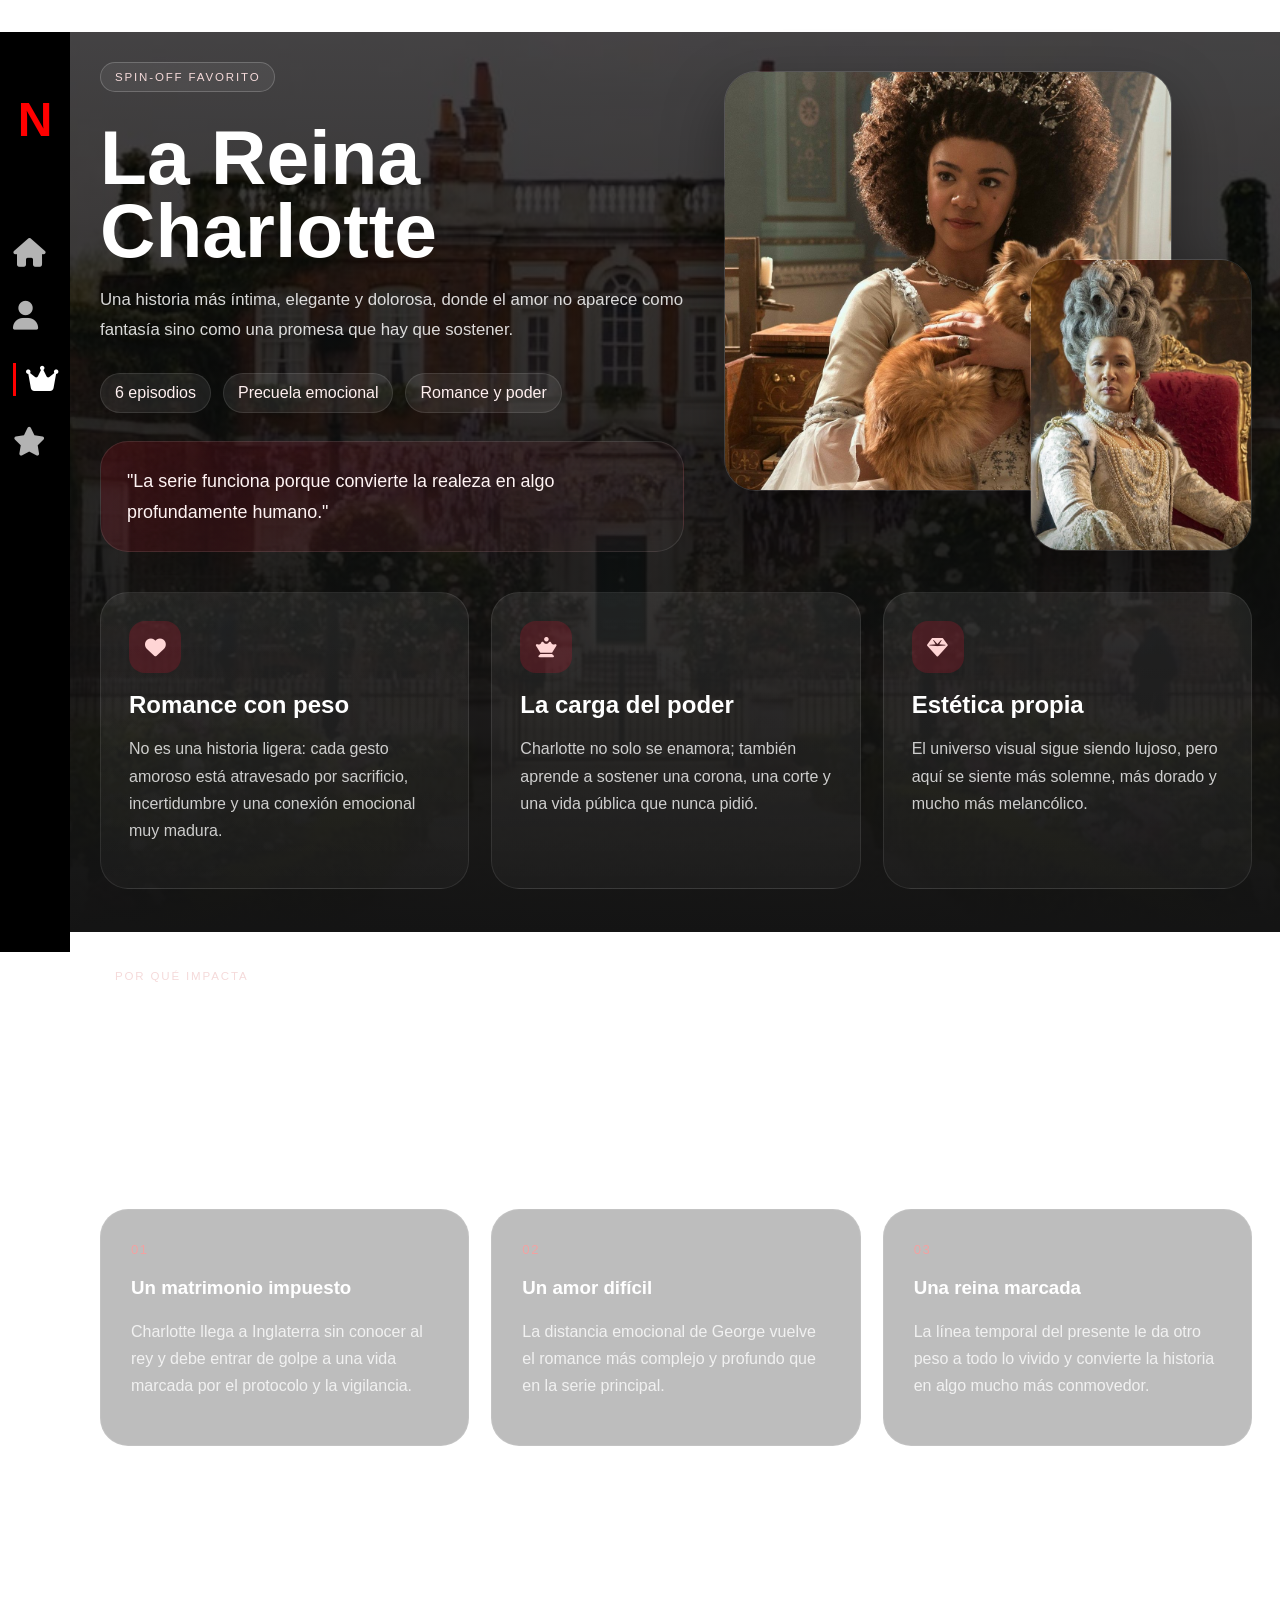
<file: La reina charlotte.html>
<!DOCTYPE html>
<html lang="en">
<head>
    <meta charset="UTF-8">
    <meta name="viewport" content="width=device-width, initial-scale=1.0">
    <title>Bridgerton</title>
    <link rel="stylesheet" href="style.css">
    <link href="https://cdnjs.cloudflare.com/ajax/libs/font-awesome/6.5.0/css/all.min.css" rel="stylesheet">
</head>

<body>

<div class="page-transition" aria-hidden="true"></div>

<div class="sidebar">
    <h2 class="logo">N</h2>
    <nav class="menu">
        <a href="index.html"><i class="fa-solid fa-house"></i></a>
        <a href="Personajes.html"><i class="fa-solid fa-user"></i></a>
        <a href="La reina charlotte.html" class="active"><i class="fa-solid fa-crown"></i></a>
        <a href="Lo mejor de cada temporada.html"><i class="fa-solid fa-star"></i></a>
    </nav>
</div>

<div class="contenido-principal">
    <section class="reina-hero">
        <div class="reina-hero__texto">
            <p class="reina-etiqueta">Spin-off favorito</p>
            <h1 class="reina-titulo">La Reina Charlotte</h1>
            <p class="reina-bajada">Una historia más íntima, elegante y dolorosa, donde el amor no aparece como fantasía sino como una promesa que hay que sostener.</p>

            <div class="reina-datos">
                <span>6 episodios</span>
                <span>Precuela emocional</span>
                <span>Romance y poder</span>
            </div>

            <blockquote class="reina-cita">
                "La serie funciona porque convierte la realeza en algo profundamente humano."
            </blockquote>
        </div>

        <div class="reina-hero__imagenes">
            <figure class="reina-retrato reina-retrato--principal">
                <img src="IMAGENES/charlottejoven.jpg" alt="Charlotte joven">
            </figure>
            <figure class="reina-retrato reina-retrato--secundario">
                <img src="IMAGENES/charlottemayor.jpg" alt="Charlotte adulta">
            </figure>
        </div>
    </section>

    <section class="reina-panel">
        <article class="reina-card">
            <span class="reina-card__icono"><i class="fa-solid fa-heart"></i></span>
            <h2>Romance con peso</h2>
            <p>No es una historia ligera: cada gesto amoroso está atravesado por sacrificio, incertidumbre y una conexión emocional muy madura.</p>
        </article>

        <article class="reina-card">
            <span class="reina-card__icono"><i class="fa-solid fa-chess-queen"></i></span>
            <h2>La carga del poder</h2>
            <p>Charlotte no solo se enamora; también aprende a sostener una corona, una corte y una vida pública que nunca pidió.</p>
        </article>

        <article class="reina-card">
            <span class="reina-card__icono"><i class="fa-solid fa-gem"></i></span>
            <h2>Estética propia</h2>
            <p>El universo visual sigue siendo lujoso, pero aquí se siente más solemne, más dorado y mucho más melancólico.</p>
        </article>
    </section>

    <section class="reina-trayectoria">
        <div class="reina-trayectoria__encabezado">
            <p class="reina-etiqueta">Por qué impacta</p>
            <h2>Una historia contada desde el pasado y desde la herida</h2>
        </div>

        <div class="reina-timeline">
            <article class="reina-timeline__item">
                <span>01</span>
                <h3>Un matrimonio impuesto</h3>
                <p>Charlotte llega a Inglaterra sin conocer al rey y debe entrar de golpe a una vida marcada por el protocolo y la vigilancia.</p>
            </article>

            <article class="reina-timeline__item">
                <span>02</span>
                <h3>Un amor difícil</h3>
                <p>La distancia emocional de George vuelve el romance más complejo y profundo que en la serie principal.</p>
            </article>

            <article class="reina-timeline__item">
                <span>03</span>
                <h3>Una reina marcada</h3>
                <p>La línea temporal del presente le da otro peso a todo lo vivido y convierte la historia en algo mucho más conmovedor.</p>
            </article>
        </div>
    </section>

    <section class="reina-texto">
        <h2 class="reina-subtitulo">Resumen</h2>
        <p>La serie <strong>Queen Charlotte: A Bridgerton Story</strong> es una precuela de Bridgerton que se enfoca en el origen de la reina Charlotte, un personaje que en la serie original aparece como fuerte, autoritaria y hasta un poco sarcástica. Aquí, en cambio, la vemos joven, vulnerable y enfrentándose a un mundo completamente desconocido.</p>

        <p>Desde el principio, la historia deja claro que no estamos ante un romance típico. Charlotte es enviada a Inglaterra para casarse con el rey George III sin haberlo conocido antes. La relación comienza con incomodidad y desconfianza, porque George se muestra distante y tiene comportamientos que Charlotte no logra entender. Esa tensión inicial es clave, porque poco a poco se transforma en algo mucho más profundo.</p>

        <p>A medida que avanza la serie, se revela que el rey sufre episodios de salud mental que afectan su comportamiento y su relación con Charlotte. Este aspecto está tratado de forma bastante seria y emocional, y es lo que le da a la serie un tono más intenso que Bridgerton. No se trata solo de enamorarse, sino de sostener ese amor cuando la situación se vuelve difícil.</p>

        <p>Otro elemento interesante es la forma en que la historia se mueve entre dos líneas temporales. Por un lado, vemos el pasado, donde se desarrolla el romance. Por otro, el presente, donde aparece la Charlotte adulta, ya convertida en reina, lidiando con las consecuencias de todo lo que vivió. Este contraste hace que muchas escenas tengan un peso emocional más fuerte.</p>

        <p>También se profundiza mucho más en personajes secundarios. Lady Danbury, por ejemplo, tiene una historia propia bastante potente que muestra cómo logró posicionarse en la sociedad. Lo mismo ocurre con Violet Bridgerton joven, que aporta una visión más idealista del amor y sirve como contrapunto a la relación de Charlotte.</p>

        <p>En términos de estilo, la serie mantiene el sello visual de Bridgerton: vestuarios elaborados, palacios impresionantes y una estética muy cuidada. Pero el tono general es más melancólico y reflexivo. Hay momentos románticos, sí, pero también muchos momentos duros.</p>

        <p>En general, lo que hace que esta serie destaque es que cuenta una historia cerrada en pocos episodios, lo que permite desarrollar mejor a los personajes y darles un arco completo. Por eso, mucha gente siente que es más intensa y emocionalmente satisfactoria que la serie principal.</p>
    </section>
</div>

<script>
document.body.classList.add('page-enter');

document.querySelectorAll('a[href]').forEach(enlace => {
const destino = enlace.getAttribute('href');

if (!destino || destino.startsWith('#') || enlace.target === '_blank' || destino.startsWith('http')) {
    return;
}

enlace.addEventListener('click', event => {
    event.preventDefault();
    document.body.classList.add('page-leaving');
    setTimeout(() => {
        window.location.href = destino;
    }, 380);
    });
});

</script>

</body>
</html>
</file>
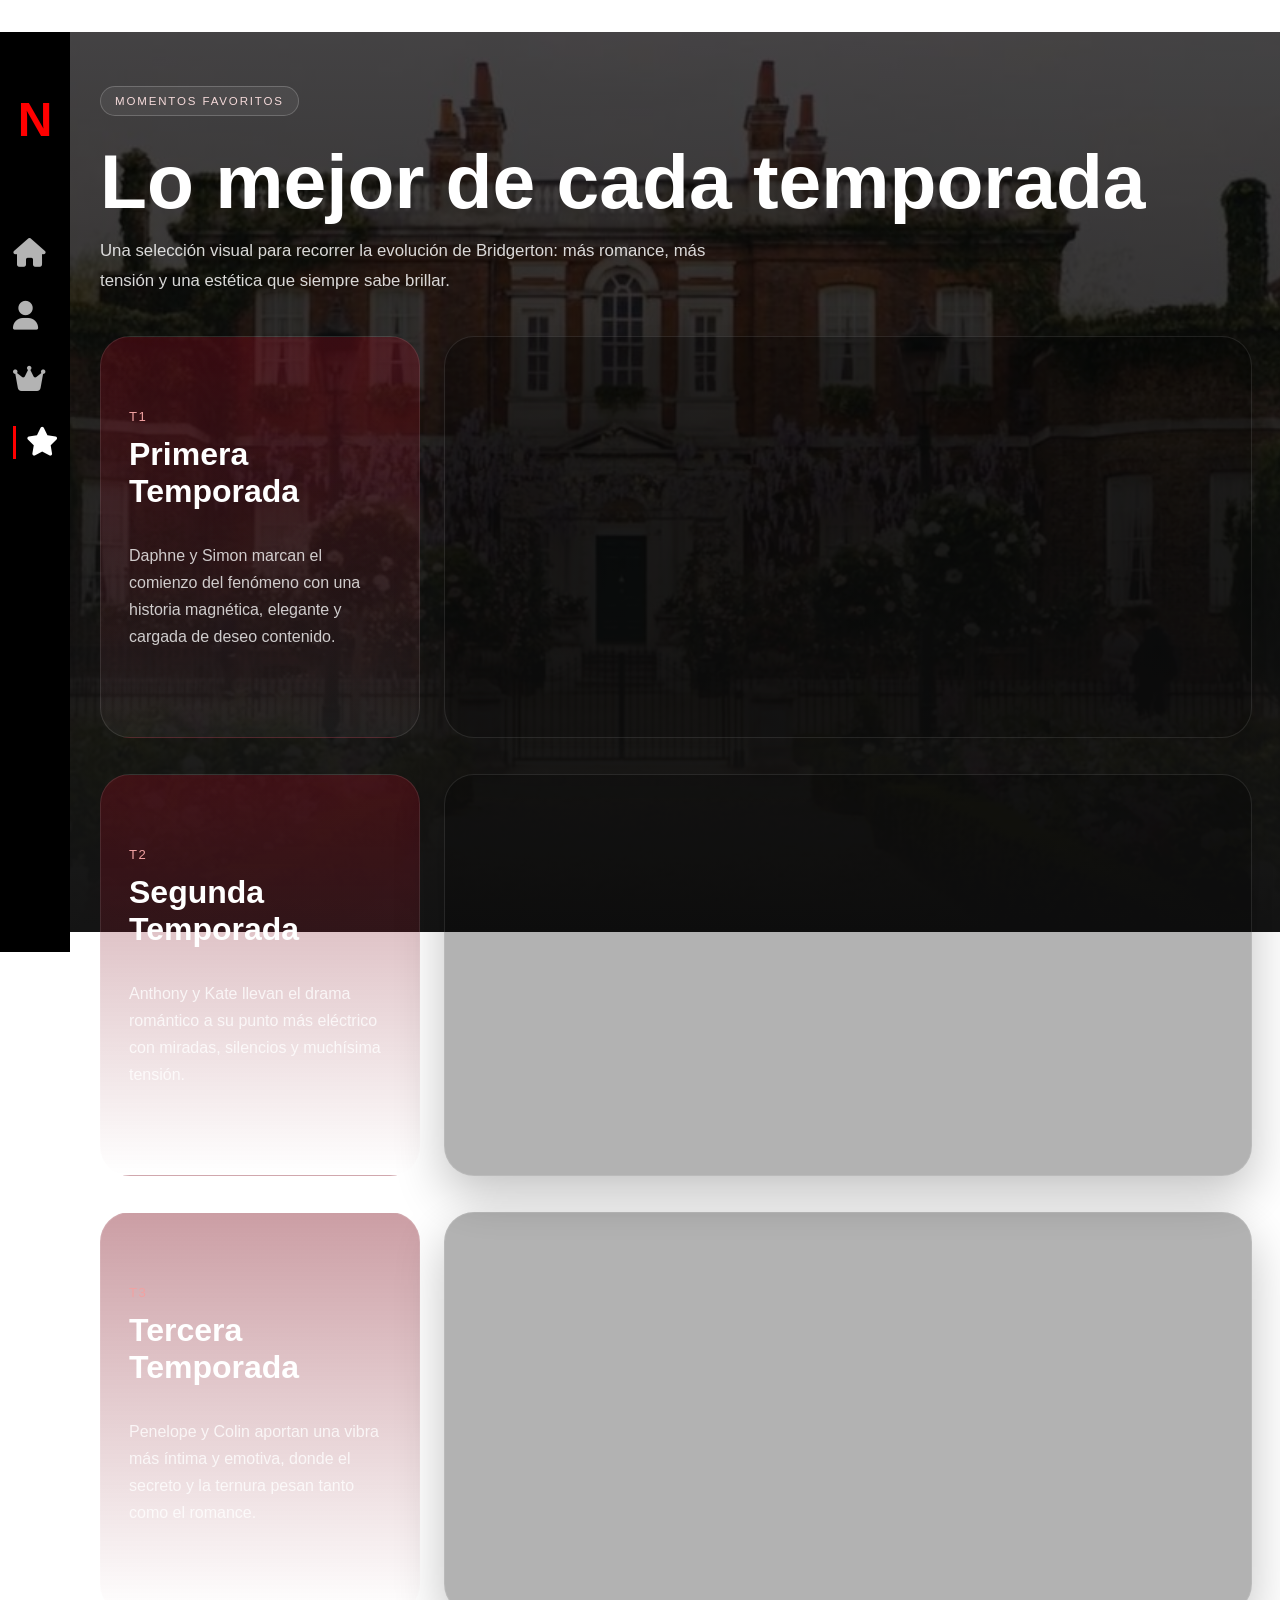
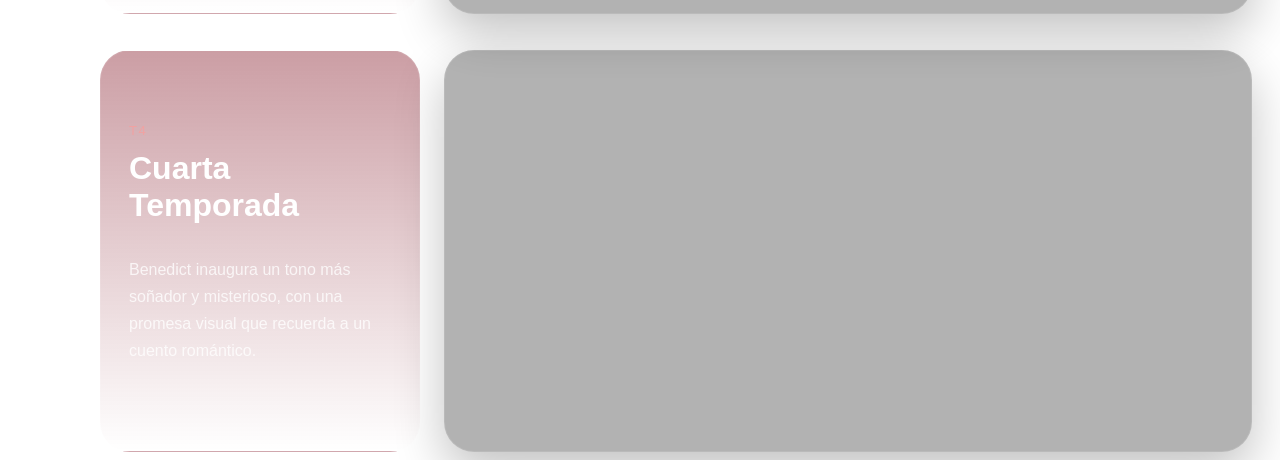
<file: Lo mejor de cada temporada.html>
<!DOCTYPE html>
<html lang="en">
<head>
    <meta charset="UTF-8">
    <meta name="viewport" content="width=device-width, initial-scale=1.0">
    <title>Lo mejor de cada temporada</title>
    <link rel="stylesheet" href="style.css">
    <link href="https://cdnjs.cloudflare.com/ajax/libs/font-awesome/6.5.0/css/all.min.css" rel="stylesheet">
</head>

<body>

<div class="page-transition" aria-hidden="true"></div>

<div class="sidebar">
    <h2 class="logo">N</h2>
    <nav class="menu">
        <a href="index.html"><i class="fa-solid fa-house"></i></a>
        <a href="Personajes.html"><i class="fa-solid fa-user"></i></a>
        <a href="La reina charlotte.html"><i class="fa-solid fa-crown"></i></a>
        <a href="Lo mejor de cada temporada.html" class="active"><i class="fa-solid fa-star"></i></a>
    </nav>
</div>

<div class="contenido-principal">

<section class="temporadas-hero">
    <p class="reina-etiqueta">Momentos favoritos</p>
    <h1 class="temporadas-titulo">Lo mejor de cada temporada</h1>
    <p class="temporadas-bajada">Una selección visual para recorrer la evolución de Bridgerton: más romance, más tensión y una estética que siempre sabe brillar.</p>
</section>

<section class="temporada-card">
    <div class="temporada-card__info">
        <span class="temporada-card__numero">T1</span>
        <h2>Primera temporada</h2>
        <p>Daphne y Simon marcan el comienzo del fenómeno con una historia magnética, elegante y cargada de deseo contenido.</p>
    </div>
    <div class="temporada-card__video">
        <iframe width="100%" height="400" src="https://www.youtube.com/embed/AdBweWvuG68" title="Bridgerton temporada 1" frameborder="0" allow="accelerometer; autoplay; clipboard-write; encrypted-media; gyroscope; picture-in-picture; web-share" referrerpolicy="strict-origin-when-cross-origin" allowfullscreen></iframe>
    </div>
</section>

<section class="temporada-card">
    <div class="temporada-card__info">
        <span class="temporada-card__numero">T2</span>
        <h2>Segunda temporada</h2>
        <p>Anthony y Kate llevan el drama romántico a su punto más eléctrico con miradas, silencios y muchísima tensión.</p>
    </div>
    <div class="temporada-card__video">
        <iframe width="100%" height="400" src="https://www.youtube.com/embed/hpAwUCuE96U" title="Bridgerton temporada 2" frameborder="0" allowfullscreen></iframe>
    </div>
</section>

<section class="temporada-card">
    <div class="temporada-card__info">
        <span class="temporada-card__numero">T3</span>
        <h2>Tercera temporada</h2>
        <p>Penelope y Colin aportan una vibra más íntima y emotiva, donde el secreto y la ternura pesan tanto como el romance.</p>
    </div>
    <div class="temporada-card__video">
        <iframe width="100%" height="400" src="https://www.youtube.com/embed/NyR6u4aUCa4" title="Bridgerton temporada 3" frameborder="0" allowfullscreen></iframe>
    </div>
</section>

<section class="temporada-card">
    <div class="temporada-card__info">
        <span class="temporada-card__numero">T4</span>
        <h2>Cuarta temporada</h2>
        <p>Benedict inaugura un tono más soñador y misterioso, con una promesa visual que recuerda a un cuento romántico.</p>
    </div>
    <div class="temporada-card__video">
        <iframe width="100%" height="400" src="https://www.youtube.com/embed/15KK0jSfDgE" title="Bridgerton temporada 4" frameborder="0" allowfullscreen></iframe>
    </div>
</section>

</div>

<script>
document.body.classList.add('page-enter');

document.querySelectorAll('a[href]').forEach(enlace => {
const destino = enlace.getAttribute('href');

if (!destino || destino.startsWith('#') || enlace.target === '_blank' || destino.startsWith('http')) {
    return;
}

enlace.addEventListener('click', event => {
    event.preventDefault();
    document.body.classList.add('page-leaving');
    setTimeout(() => {
        window.location.href = destino;
    }, 380);
    });
});

</script>

</body>
</html>
</file>
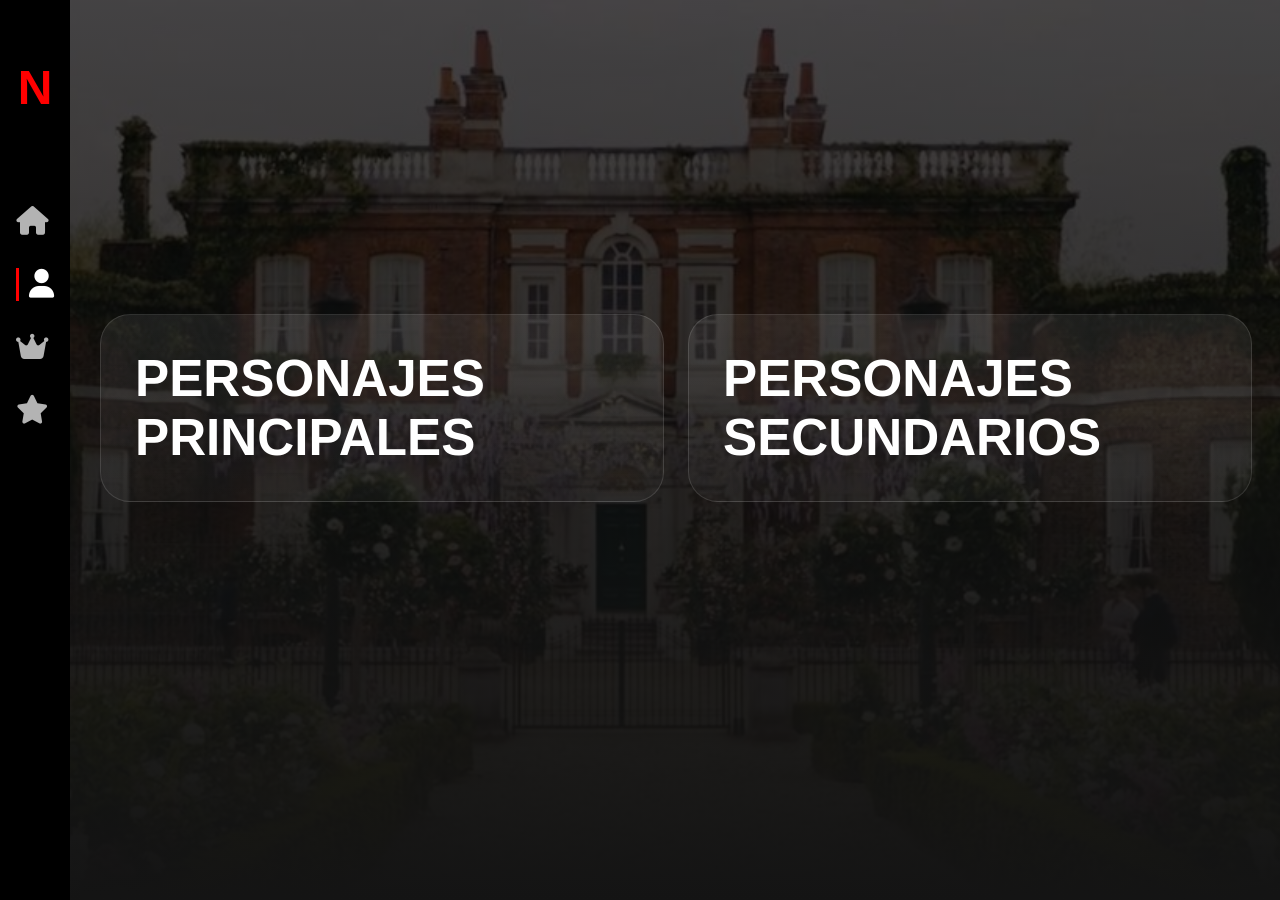
<file: Personajes.html>
<!DOCTYPE html>
<html lang="en">
<head>
    <meta charset="UTF-8">
    <meta name="viewport" content="width=device-width, initial-scale=1.0">
    <title>Personajes</title>
    <link rel="stylesheet" href="style.css">
    <link href="https://cdnjs.cloudflare.com/ajax/libs/font-awesome/6.5.0/css/all.min.css" rel="stylesheet">
</head>

<body>

<div class="page-transition" aria-hidden="true"></div>

<div class="sidebar">
    <h2 class="logo">N</h2>
    <nav class="menu">
        <a href="index.html"><i class="fa-solid fa-house"></i></a>
        <a href="Personajes.html" class="active"><i class="fa-solid fa-user"></i></a>
        <a href="La reina charlotte.html"><i class="fa-solid fa-crown"></i></a>
        <a href="Lo mejor de cada temporada.html"><i class="fa-solid fa-star"></i></a>
    </nav>
</div>

<div class="contenido-principal">

<section class="personajes-selector" id="selectorPersonajes">
    <div class="personajes-opciones">
        <button class="personaje-opcion" type="button" data-target="principales">
            <h2>Personajes principales</h2>
        </button>

        <button class="personaje-opcion" type="button" data-target="secundarios">
            <h2>Personajes secundarios</h2>
        </button>
    </div>
</section>

<section class="fila personajes-panel" id="panel-principales" hidden>
    <div class="personajes-panel__encabezado">
        <p class="reina-etiqueta">Los rostros más icónicos del universo Bridgerton</p>
        <h2>PERSONAJES PRINCIPALES</h2>
    </div>

    <div class="contenedor-carrusel">
        <div class="carrusel">
            <div class="item"><a href="https://bridgerton.fandom.com/wiki/Special:Search?query=Daphne%20Bridgerton" target="_blank" rel="noopener noreferrer"><img src="IMAGENES/daphne.jpg" alt="Daphne Bridgerton"></a><p>Daphne Bridgerton</p></div>
            <div class="item"><a href="https://bridgerton.fandom.com/wiki/Special:Search?query=Anthony%20Bridgerton" target="_blank" rel="noopener noreferrer"><img src="IMAGENES/anthony.jpg" alt="Anthony Bridgerton"></a><p>Anthony Bridgerton</p></div>
            <div class="item"><a href="https://bridgerton.fandom.com/wiki/Special:Search?query=Colin%20Bridgerton" target="_blank" rel="noopener noreferrer"><img src="IMAGENES/colin.jpg" alt="Colin Bridgerton"></a><p>Colin Bridgerton</p></div>
            <div class="item"><a href="https://bridgerton.fandom.com/wiki/Special:Search?query=Benedict%20Bridgerton" target="_blank" rel="noopener noreferrer"><img src="IMAGENES/benedict.jpg" alt="Benedict Bridgerton"></a><p>Benedict Bridgerton</p></div>
            <div class="item"><a href="https://bridgerton.fandom.com/wiki/Special:Search?query=Eloise%20Bridgerton" target="_blank" rel="noopener noreferrer"><img src="IMAGENES/eloise.jpg" alt="Eloise Bridgerton"></a><p>Eloise Bridgerton</p></div>
            <div class="item"><a href="https://bridgerton.fandom.com/wiki/Special:Search?query=Penelope%20Featherington" target="_blank" rel="noopener noreferrer"><img src="IMAGENES/penelope.jpg" alt="Penelope Featherington"></a><p>Penelope Featherington</p></div>
            <div class="item"><a href="https://bridgerton.fandom.com/wiki/Special:Search?query=Simon%20Basset" target="_blank" rel="noopener noreferrer"><img src="IMAGENES/simon.jpg" alt="Simon Basset"></a><p>Simon Basset</p></div>
            <div class="item"><a href="https://bridgerton.fandom.com/wiki/Special:Search?query=Kate%20Sharma" target="_blank" rel="noopener noreferrer"><img src="IMAGENES/kate.jpg" alt="Kate Sharma"></a><p>Kate Sharma</p></div>
            <div class="item"><a href="https://bridgerton.fandom.com/wiki/Special:Search?query=Violet%20Bridgerton" target="_blank" rel="noopener noreferrer"><img src="IMAGENES/violet.jpg" alt="Violet Bridgerton"></a><p>Violet Bridgerton</p></div>
            <div class="item"><a href="https://bridgerton.fandom.com/wiki/Special:Search?query=Queen%20Charlotte" target="_blank" rel="noopener noreferrer"><img src="IMAGENES/charlotte.jpg" alt="Queen Charlotte"></a><p>Charlotte de Mecklenburg-Strelitz</p></div>
            <div class="item"><a href="https://bridgerton.fandom.com/wiki/Special:Search?query=Agatha%20Danbury" target="_blank" rel="noopener noreferrer"><img src="IMAGENES/danbury.jpg" alt="Agatha Danbury"></a><p>Agatha Danbury</p></div>
            <div class="item"><a href="https://bridgerton.fandom.com/wiki/Special:Search?query=Francesca%20Stirling" target="_blank" rel="noopener noreferrer"><img src="IMAGENES/francesca.jpg" alt="Francesca Stirling"></a><p>Francesca Stirling</p></div>
            <div class="item"><a href="https://bridgerton.fandom.com/wiki/Special:Search?query=Sophie%20Baek" target="_blank" rel="noopener noreferrer"><img src="IMAGENES/sophie.jpg" alt="Sophie Baek"></a><p>Sophie Baek</p></div>
            <div class="item"><a href="https://bridgerton.fandom.com/wiki/Special:Search?query=Hyacinth%20Bridgerton" target="_blank" rel="noopener noreferrer"><img src="IMAGENES/hyacinth.jpg" alt="Hyacinth Bridgerton"></a><p>Hyacinth Bridgerton</p></div>
            <div class="item"><a href="https://bridgerton.fandom.com/wiki/Special:Search?query=Gregory%20Bridgerton" target="_blank" rel="noopener noreferrer"><img src="IMAGENES/gregory.jpg" alt="Gregory Bridgerton"></a><p>Gregory Bridgerton</p></div>
        </div>
    </div>
</section>

<section class="fila personajes-panel" id="panel-secundarios" hidden>
    <div class="personajes-panel__encabezado">
        <p class="reina-etiqueta">Figuras clave que le dan color, tensión y drama a la historia</p>
        <h2>PERSONAJES SECUNDARIOS</h2>
    </div>

    <div class="contenedor-carrusel">
        <div class="carrusel">
            <div class="item"><a href="https://bridgerton.fandom.com/wiki/Special:Search?query=Cressida%20Cowper" target="_blank" rel="noopener noreferrer"><img src="IMAGENES/cressida.jpg" alt="Cressida Cowper"></a><p>Cressida Cowper</p></div>
            <div class="item"><a href="https://bridgerton.fandom.com/wiki/Special:Search?query=Portia%20Featherington" target="_blank" rel="noopener noreferrer"><img src="IMAGENES/portia.jpg" alt="Portia Featherington"></a><p>Portia Featherington</p></div>
            <div class="item"><a href="https://bridgerton.fandom.com/wiki/Special:Search?query=Prudence%20Featherington" target="_blank" rel="noopener noreferrer"><img src="IMAGENES/prudence.jpg" alt="Prudence Featherington"></a><p>Prudence Featherington</p></div>
            <div class="item"><a href="https://bridgerton.fandom.com/wiki/Special:Search?query=Philippa%20Featherington" target="_blank" rel="noopener noreferrer"><img src="IMAGENES/philippa.jpg" alt="Philippa Featherington"></a><p>Philippa Featherington</p></div>
            <div class="item"><a href="https://bridgerton.fandom.com/wiki/Special:Search?query=Marina%20Thompson" target="_blank" rel="noopener noreferrer"><img src="IMAGENES/marina.jpg" alt="Marina Thompson"></a><p>Marina Thompson</p></div>
            <div class="item"><a href="https://bridgerton.fandom.com/wiki/Special:Search?query=Phillip%20Crane" target="_blank" rel="noopener noreferrer"><img src="IMAGENES/phillip.jpg" alt="Phillip Crane"></a><p>Phillip Crane</p></div>
            <div class="item"><a href="https://bridgerton.fandom.com/wiki/Special:Search?query=John%20Stirling" target="_blank" rel="noopener noreferrer"><img src="IMAGENES/john.jpg" alt="John Stirling"></a><p>John Stirling</p></div>
            <div class="item"><a href="https://bridgerton.fandom.com/wiki/Special:Search?query=Will%20Mondrich" target="_blank" rel="noopener noreferrer"><img src="IMAGENES/will.jpg" alt="Will Mondrich"></a><p>Will Mondrich</p></div>
            <div class="item"><a href="https://bridgerton.fandom.com/wiki/Special:Search?query=Alice%20Mondrich" target="_blank" rel="noopener noreferrer"><img src="IMAGENES/alice.jpg" alt="Alice Mondrich"></a><p>Alice Mondrich</p></div>
            <div class="item"><a href="https://bridgerton.fandom.com/wiki/Special:Search?query=Siena%20Rosso" target="_blank" rel="noopener noreferrer"><img src="IMAGENES/siena.jpg" alt="Siena Rosso"></a><p>Siena Rosso</p></div>
            <div class="item"><a href="https://bridgerton.fandom.com/wiki/Special:Search?query=Nigel%20Berbrooke" target="_blank" rel="noopener noreferrer"><img src="IMAGENES/nigel.jpg" alt="Nigel Berbrooke"></a><p>Nigel Berbrooke</p></div>
            <div class="item"><a href="https://bridgerton.fandom.com/wiki/Special:Search?query=Araminta%20Cowper" target="_blank" rel="noopener noreferrer"><img src="IMAGENES/araminta.jpg" alt="Araminta Cowper"></a><p>Araminta Cowper</p></div>
            <div class="item"><a href="https://bridgerton.fandom.com/wiki/Special:Search?query=Archibald%20Featherington" target="_blank" rel="noopener noreferrer"><img src="IMAGENES/archibald.jpg" alt="Archibald Featherington"></a><p>Archibald Featherington</p></div>
            <div class="item"><a href="https://bridgerton.fandom.com/wiki/Special:Search?query=Edmund%20Bridgerton" target="_blank" rel="noopener noreferrer"><img src="IMAGENES/edmund.jpg" alt="Edmund Bridgerton"></a><p>Edmund Bridgerton</p></div>
        </div>
    </div>
</section>

</div>

<script>
document.body.classList.add('page-enter');

document.querySelectorAll('a[href]').forEach(enlace => {
const destino = enlace.getAttribute('href');

if (!destino || destino.startsWith('#') || enlace.target === '_blank' || destino.startsWith('http')) {
    return;
}

enlace.addEventListener('click', event => {
    event.preventDefault();
    document.body.classList.add('page-leaving');
    setTimeout(() => {
        window.location.href = destino;
    }, 380);
});
});

const selector = document.getElementById('selectorPersonajes');
const paneles = {
    principales: document.getElementById('panel-principales'),
    secundarios: document.getElementById('panel-secundarios')
};

function mostrarPanel(tipo) {
    const elegido = paneles[tipo];
    const botones = Array.from(selector.querySelectorAll('.personaje-opcion'));

    document.body.classList.add('personajes-elegidos');

    botones.forEach(boton => {
        if (boton.dataset.target === tipo) {
            boton.classList.add('personaje-opcion--activa');
        } else {
            boton.classList.remove('personaje-opcion--activa');
        }
    });

    Object.values(paneles).forEach(panel => {
        panel.hidden = true;
        panel.classList.remove('personajes-panel--visible');
    });

    elegido.hidden = false;
    void elegido.offsetWidth;
    elegido.classList.add('personajes-panel--visible');
    elegido.scrollIntoView({ behavior: 'smooth', block: 'start' });
}

selector.querySelectorAll('.personaje-opcion').forEach(boton => {
    boton.addEventListener('click', () => mostrarPanel(boton.dataset.target));
});

document.querySelectorAll('.carrusel').forEach(carrusel => {
const originales = Array.from(carrusel.children);

originales.forEach(item => {
    carrusel.appendChild(item.cloneNode(true));
});

let velocidad = 1.45;
let desplazamiento = 0;

function mover() {
    desplazamiento += velocidad;
    carrusel.scrollLeft = desplazamiento;

    if (desplazamiento >= carrusel.scrollWidth / 2) {
        desplazamiento = 0;
        carrusel.scrollLeft = 0;
    }

    requestAnimationFrame(mover);
}

requestAnimationFrame(mover);

carrusel.addEventListener('mouseenter', () => {
    velocidad = 0;
});

carrusel.addEventListener('mouseleave', () => {
    velocidad = 1.45;
});
});
</script>

</body>
</html>
</file>
<file: style.css>
:root{
    --rojo:#db0000;
    --negro:#000000;
    --blanco:#ffffff;
    --gris:#b3b3b3;
}

body {
    background: linear-gradient(to bottom, rgba(0,0,0,0.7), #141414),
                url("IMAGENES/banner2.jpg");
    background-size: cover;
    background-position: center;
    background-attachment: fixed;
    color: white;
    font-family: sans-serif;
    margin-left: 80px;
    overflow-x: hidden;
}

body.page-enter .sidebar,
body.page-enter .contenido-principal {
    animation: paginaEntrada 0.8s cubic-bezier(0.22, 1, 0.36, 1) both;
}

body.page-enter .contenido-principal > * {
    opacity: 0;
    transform: translateY(26px);
    animation: bloqueEntrada 0.9s cubic-bezier(0.22, 1, 0.36, 1) forwards;
}

body.page-enter .contenido-principal > *:nth-child(1) { animation-delay: 0.08s; }
body.page-enter .contenido-principal > *:nth-child(2) { animation-delay: 0.16s; }
body.page-enter .contenido-principal > *:nth-child(3) { animation-delay: 0.24s; }
body.page-enter .contenido-principal > *:nth-child(4) { animation-delay: 0.32s; }
body.page-enter .contenido-principal > *:nth-child(5) { animation-delay: 0.4s; }

.page-transition {
    position: fixed;
    inset: 0;
    z-index: 9500;
    pointer-events: none;
    opacity: 0;
    background:
        radial-gradient(circle at center, rgba(173, 28, 28, 0.16) 0%, rgba(90, 0, 0, 0.08) 28%, rgba(0,0,0,0) 58%),
        linear-gradient(180deg, rgba(9, 9, 9, 0.08), rgba(0, 0, 0, 0.92));
    backdrop-filter: blur(6px);
}

body.page-leaving .page-transition {
    animation: cortinaSalida 0.48s ease forwards;
}

html {
    scroll-behavior: smooth;
    scroll-snap-type: y proximity;
    scroll-padding-top: 18px;
}

section.hero,
.fila,
.reina-hero,
.reina-panel,
.reina-trayectoria,
.reina-texto,
.temporadas-hero,
.temporada-card,
.personajes-selector,
.personajes-panel {
    scroll-snap-align: start;
}

.sidebar {
    position: fixed;
    top: 0;
    left: 0;
    width: 70px;
    height: 100vh;
    background-color: black;
    display: flex;
    flex-direction: column;
    align-items: center;
    padding-top: 20px;
    z-index: 100;
}

.logo {
    color: red;
    font-size: 3rem;
}

.menu {
    margin-top: 50px;
    display: flex;
    flex-direction: column;
    gap: 30px;
}

.menu a {
    color: var(--gris);
    font-size: 1.8rem;
    text-decoration: none;
    transition: 0.3s;
}

.menu a:hover {
    color: white;
    transform: scale(1.2);
}

.menu a.active {
    color: white;
    border-left: 3px solid red;
    padding-left: 10px;
}

.hero {
    position: relative;
    height: 100vh;
    background-image: url(../Bridgerton/IMAGENES/banner.jpg);
    background-size: cover;
    background-position: center;
    display: flex;
    align-items: center;
}

body.intro-activa {
    overflow: hidden;
}

body.intro-activa .sidebar,
body.intro-activa .contenido-principal {
    visibility: hidden;
}

body.intro-completa .sidebar,
body.intro-completa .contenido-principal {
    visibility: visible;
}

.intro-netflix {
    position: fixed;
    inset: 0;
    z-index: 9999;
    display: flex;
    align-items: center;
    justify-content: center;
    background:
        radial-gradient(circle at center, rgba(186, 24, 24, 0.16) 0%, rgba(120, 0, 0, 0.08) 22%, rgba(0, 0, 0, 0) 58%),
        linear-gradient(180deg, #050505 0%, #000 100%);
    overflow: hidden;
}

.intro-netflix__glow {
    position: absolute;
    width: min(60vw, 760px);
    height: min(90vh, 960px);
    border-radius: 50%;
    background:
        radial-gradient(circle at center, rgba(255, 105, 105, 0.16) 0%, rgba(231, 0, 0, 0.12) 24%, rgba(110, 0, 0, 0.06) 42%, rgba(0, 0, 0, 0) 74%);
    filter: blur(46px);
    transform: scale(0.78);
    animation: brilloNetflix 3.3s cubic-bezier(0.16, 1, 0.3, 1) forwards;
}

.intro-netflix__logo {
    position: relative;
    font-size: clamp(7rem, 20vw, 15rem);
    font-family: "Netflix Sans", "Helvetica Neue", Arial, sans-serif;
    font-weight: 800;
    line-height: 1;
    letter-spacing: -0.08em;
    color: transparent;
    background: linear-gradient(90deg, #5a0007 0%, #ff4a4a 24%, #8c0009 52%, #ff7373 76%, #630008 100%);
    -webkit-background-clip: text;
    background-clip: text;
    text-shadow: 0 0 16px rgba(255, 0, 0, 0.12), 0 0 46px rgba(255, 0, 0, 0.14);
    transform: scale(0.72) translateY(8px);
    opacity: 0;
    animation: logoNetflix 3.2s cubic-bezier(0.16, 1, 0.3, 1) forwards;
}

.intro-netflix.oculta {
    animation: desvanecerIntro 0.8s ease forwards;
    pointer-events: none;
}

.overlay {
    position: absolute;
    width: 100%;
    height: 100%;
    background: linear-gradient(to right, rgba(0,0,0,0.9) 30%, transparent);
}

.hero-contenido {
    position: relative;
    z-index: 2;
    padding: 60px;
    max-width: 600px;
}

.netflix {
    color: red;
    font-size: 1rem;
    margin-bottom: 10px;
}

.titulo-serie {
    font-size: 4rem;
    font-weight: bold;
    margin-bottom: 20px;
}

.progreso {
    display: flex;
    align-items: center;
    gap: 14px;
    margin: 18px 0 22px;
}

.barra {
    position: relative;
    width: min(320px, 55vw);
    height: 5px;
    border-radius: 999px;
    background: rgba(255,255,255,0.22);
    overflow: hidden;
}

.barra::before {
    content: "";
    position: absolute;
    inset: 0 auto 0 0;
    width: 9%;
    border-radius: inherit;
    background: linear-gradient(90deg, #8b0000 0%, #e50914 55%, #ff4d4d 100%);
}

.progreso p {
    margin: 0;
    font-size: 0.95rem;
    color: rgba(255,255,255,0.88);
}

.botones {
    display: flex;
    gap: 10px;
    margin: 20px 0;
}

.btn-play {
    background: white;
    color: black;
    padding: 10px 20px;
    border: none;
    font-weight: bold;
    border-radius: 5px;
    cursor: pointer;
}

.btn-play:hover {
    background: #e6e6e6;
}

.btn-icono {
    background: rgba(255,255,255,0.2);
    border: none;
    padding: 10px;
    color: white;
    border-radius: 50%;
    cursor: pointer;
}

.btn-icono:hover {
    background: rgba(255,255,255,0.4);
}

.info span {
    margin-right: 10px;
    font-size: 0.9rem;
}

.hd {
    border: 1px solid white;
    padding: 2px 5px;
}

.clasificacion {
    display: flex;
    gap: 10px;
    margin: 10px 0;
}

.promo {
    font-weight: bold;
    margin: 15px 0;
}

.promo a {
    color: inherit;
    text-decoration: none;
}

.promo a:hover {
    opacity: 0.86;
}

.extra {
    font-size: 0.9rem;
    color: #ccc;
}

.fila {
    max-width: 1200px;
    margin: 60px auto;
    padding: 0 20px;
}

.personajes-selector {
    max-width: 1200px;
    min-height: calc(100vh - 120px);
    margin: 0 auto;
    padding: 0 20px;
    display: flex;
    flex-direction: column;
    justify-content: center;
    transition: min-height 0.55s ease, transform 0.55s ease, margin 0.55s ease;
}

body.personajes-elegidos .personajes-selector {
    min-height: auto;
    margin: 70px auto 30px;
    transform: translateY(0);
}

.personajes-opciones {
    display: grid;
    grid-template-columns: repeat(2, minmax(0, 1fr));
    gap: 24px;
    margin-top: 20px;
}

.personaje-opcion {
    text-align: left;
    padding: 34px;
    border-radius: 30px;
    border: 1px solid rgba(255,255,255,0.12);
    background: linear-gradient(180deg, rgba(255,255,255,0.08), rgba(255,255,255,0.03));
    color: white;
    cursor: pointer;
    transition: transform 0.4s ease, opacity 0.35s ease, filter 0.35s ease, background 0.35s ease;
}

.personaje-opcion:hover {
    transform: translateY(-6px);
    background: linear-gradient(180deg, rgba(162, 18, 31, 0.34), rgba(255,255,255,0.05));
}

.personaje-opcion h2 {
    margin: 0;
    font-size: clamp(2rem, 4vw, 3.2rem);
    text-transform: uppercase;
}

.personaje-opcion--activa {
    background: linear-gradient(180deg, rgba(162, 18, 31, 0.4), rgba(255,255,255,0.04));
    border-color: rgba(255,255,255,0.26);
    transform: translateY(-4px);
}

.personajes-panel {
    opacity: 0;
    transform: translateY(28px);
}

.personajes-panel--visible {
    animation: personajePanelEntra 0.75s cubic-bezier(0.22, 1, 0.36, 1) forwards;
}

.personajes-panel__encabezado {
    display: flex;
    flex-direction: column;
    align-items: center;
    gap: 16px;
    margin-bottom: 16px;
}

.fila + .fila {
    margin-top: 80px;
}

.fila:not(:last-child)::after {
    content: "";
    display: block;
    height: 1px;
    background: rgba(255,255,255,0.1);
    margin-top: 40px;
}

.fila h2 {
    text-align: center;
    font-size: 3rem;
    margin-bottom: 25px;
}

section > h2 {
    text-align: center;
}

.contenedor-carrusel {
    position: relative;
    display: flex;
    align-items: center;
    overflow: hidden;
}

.carrusel {
    display: flex;
    gap: 15px;
    overflow-x: auto;
    padding: 20px 0;
    scrollbar-width: none;
}

.carrusel::-webkit-scrollbar {
    display: none;
}

.item {
    min-width: 260px;
    flex: 0 0 auto;
    cursor: pointer;
}

.item img {
    width: 160px;
    height: 160px;
    object-fit: cover;
    border-radius: 10px;
}

.item p {
    text-align: center;
    margin-top: 5px;
}

.reina-hero,
.temporadas-hero {
    max-width: 1200px;
    margin: 50px auto 40px;
    padding: 0 20px;
}

.reina-hero {
    display: grid;
    grid-template-columns: 1.05fr 0.95fr;
    gap: 40px;
    align-items: center;
}

.reina-etiqueta {
    display: inline-flex;
    align-items: center;
    padding: 8px 14px;
    border: 1px solid rgba(255,255,255,0.2);
    border-radius: 999px;
    background: rgba(255,255,255,0.06);
    color: #f5dada;
    text-transform: uppercase;
    letter-spacing: 0.16em;
    font-size: 0.72rem;
}

.reina-titulo,
.temporadas-titulo {
    font-size: clamp(3rem, 6vw, 5.4rem);
    line-height: 0.95;
    margin: 18px 0;
}

.reina-bajada,
.temporadas-bajada {
    max-width: 620px;
    font-size: 1.05rem;
    line-height: 1.8;
    color: rgba(255,255,255,0.84);
}

.reina-datos {
    display: flex;
    flex-wrap: wrap;
    gap: 12px;
    margin: 28px 0;
}

.reina-datos span {
    padding: 10px 14px;
    border-radius: 999px;
    background: rgba(255,255,255,0.08);
    border: 1px solid rgba(255,255,255,0.1);
    color: #fff0f0;
}

.reina-cita {
    margin: 28px 0 0;
    padding: 24px 26px;
    border-radius: 28px;
    border: 1px solid rgba(255,255,255,0.1);
    background: linear-gradient(135deg, rgba(139, 14, 28, 0.28), rgba(255,255,255,0.03));
    color: #fff4f4;
    font-size: 1.12rem;
    line-height: 1.7;
}

.reina-hero__imagenes {
    position: relative;
    min-height: 500px;
}

.reina-retrato {
    position: absolute;
    margin: 0;
    overflow: hidden;
    border-radius: 32px;
    box-shadow: 0 24px 60px rgba(0,0,0,0.35);
    border: 1px solid rgba(255,255,255,0.12);
}

.reina-retrato img {
    width: 100%;
    height: 100%;
    object-fit: cover;
    object-position: center center;
    display: block;
}

.reina-retrato--principal {
    inset: 20px 80px 60px 0;
}

.reina-retrato--principal img {
    object-position: center 20%;
}

.reina-retrato--secundario {
    width: 220px;
    height: 290px;
    right: 0;
    bottom: 0;
}

.reina-panel,
.temporadas-grid {
    max-width: 1200px;
    margin: 30px auto 0;
    padding: 0 20px;
    display: grid;
    grid-template-columns: repeat(3, minmax(0, 1fr));
    gap: 22px;
}

.reina-card,
.temporadas-mini {
    padding: 28px;
    border-radius: 28px;
    background: linear-gradient(180deg, rgba(255,255,255,0.08), rgba(255,255,255,0.03));
    border: 1px solid rgba(255,255,255,0.09);
    backdrop-filter: blur(8px);
}

.reina-card__icono,
.temporadas-mini i {
    display: inline-flex;
    align-items: center;
    justify-content: center;
    width: 52px;
    height: 52px;
    border-radius: 16px;
    background: rgba(192, 21, 46, 0.25);
    color: #ffd5d5;
    font-size: 1.3rem;
}

.reina-card h2,
.temporadas-mini h3 {
    margin: 18px 0 12px;
}

.reina-card p,
.temporadas-mini p,
.reina-timeline__item p,
.temporada-card__info p {
    color: rgba(255,255,255,0.78);
    line-height: 1.7;
}

.reina-trayectoria,
.reina-texto {
    max-width: 1200px;
    margin: 60px auto 0;
    padding: 0 20px;
}

.reina-trayectoria__encabezado {
    max-width: 620px;
    margin-bottom: 28px;
}

.reina-trayectoria__encabezado h2,
.reina-subtitulo {
    font-size: clamp(2rem, 4vw, 3rem);
    margin: 14px 0 0;
}

.reina-timeline {
    display: grid;
    grid-template-columns: repeat(3, minmax(0, 1fr));
    gap: 22px;
}

.reina-timeline__item {
    padding: 30px;
    border-radius: 28px;
    background: rgba(0,0,0,0.26);
    border: 1px solid rgba(255,255,255,0.09);
}

.reina-timeline__item span,
.temporada-card__numero {
    display: inline-block;
    color: #f1a2a2;
    letter-spacing: 0.12em;
    text-transform: uppercase;
    font-size: 0.82rem;
}

.reina-texto {
    max-width: 900px;
    line-height: 1.8;
}

.temporadas-hero {
    padding-top: 24px;
}

.temporada-card {
    max-width: 1200px;
    margin: 36px auto 0;
    padding: 0 20px;
    display: grid;
    grid-template-columns: 320px minmax(0, 1fr);
    gap: 24px;
    align-items: stretch;
}

.temporada-card__info,
.temporada-card__video {
    border-radius: 30px;
    overflow: hidden;
    border: 1px solid rgba(255,255,255,0.1);
}

.temporada-card__info {
    padding: 28px;
    background: linear-gradient(180deg, rgba(126, 12, 28, 0.4), rgba(255,255,255,0.04));
    display: flex;
    flex-direction: column;
    justify-content: center;
}

.temporada-card__info h2 {
    margin: 12px 0 16px;
    font-size: 2rem;
    text-transform: capitalize;
}

.temporada-card__video {
    background: rgba(0,0,0,0.3);
    box-shadow: 0 20px 50px rgba(0,0,0,0.24);
}

.temporada-card__video iframe {
    display: block;
}

.formulario {
    background-color: #181818;
    width: min(60rem, 100%);
    margin: 0 auto;
    padding: 2rem;
    border-radius: 1rem;
}

.campos {
    display: grid;
    grid-template-columns: repeat(2, 1fr);
    gap: 2rem;
}

.campo {
    display: flex;
    flex-direction: column;
}

.campo input,
.campo textarea {
    border: none;
    padding: 1rem;
    border-radius: 0.5rem;
    background-color: #333;
    color: white;
    transition: 0.3s;
}

.campo:nth-child(3),
.campo:nth-child(4) {
    grid-column: 1 / 3;
}

.boton {
    background-color: red;
    color: white;
    border: none;
    padding: 1rem;
    cursor: pointer;
}

.w-100 {
    width: 100%;
}

@media (max-width: 768px) {
    .campos {
        grid-template-columns: 1fr;
    }

    .personajes-opciones,
    .reina-hero,
    .temporada-card,
    .reina-panel,
    .reina-timeline,
    .temporadas-grid {
        grid-template-columns: 1fr;
    }

    .personajes-selector {
        min-height: calc(100vh - 90px);
    }

    body.personajes-elegidos .personajes-selector {
        min-height: auto;
    }

    .reina-hero__imagenes {
        min-height: auto;
        display: grid;
        gap: 18px;
    }

    .reina-retrato {
        position: static;
        width: 100%;
        height: 320px;
    }

    .temporada-card__video iframe {
        height: 260px;
    }
}

footer,
.footer {
    text-align: center;
    padding: 20px;
}

.footer-texto {
    text-align: center;
    margin: 0 auto;
}

@keyframes logoNetflix {
    0% {
        opacity: 0;
        transform: scale(0.72) translateY(16px);
        filter: blur(10px);
    }
    24% {
        opacity: 1;
        filter: blur(0);
    }
    68% {
        opacity: 1;
        transform: scale(1) translateY(0);
    }
    100% {
        opacity: 0;
        transform: scale(1.08) translateY(-4px);
    }
}

@keyframes brilloNetflix {
    0% {
        opacity: 0;
        transform: scale(0.66);
    }
    30% {
        opacity: 1;
    }
    100% {
        opacity: 0;
        transform: scale(1.14);
    }
}

@keyframes desvanecerIntro {
    to {
        opacity: 0;
        visibility: hidden;
    }
}

@keyframes paginaEntrada {
    from {
        opacity: 0;
        filter: blur(5px);
    }
    to {
        opacity: 1;
        filter: blur(0);
    }
}

@keyframes bloqueEntrada {
    from {
        opacity: 0;
        transform: translateY(26px);
    }
    to {
        opacity: 1;
        transform: translateY(0);
    }
}

@keyframes cortinaSalida {
    0% {
        opacity: 0;
    }
    100% {
        opacity: 1;
    }
}

@keyframes personajePanelEntra {
    from {
        opacity: 0;
        transform: translateY(30px);
    }
    to {
        opacity: 1;
        transform: translateY(0);
    }
}
</file>
